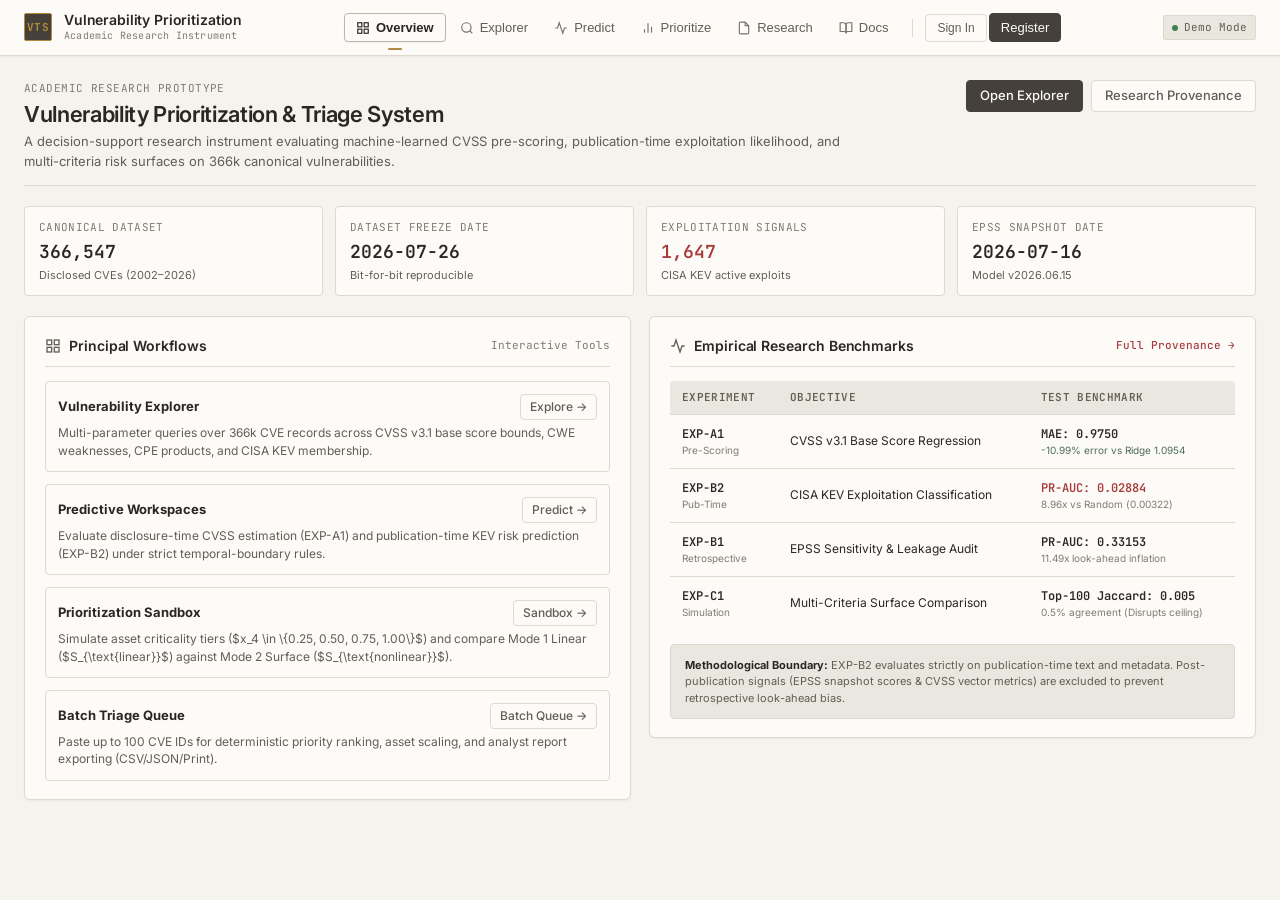
<file: frontend/index.html>
<!DOCTYPE html>
<html lang="en">
<head>
    <meta charset="UTF-8">
    <meta name="viewport" content="width=device-width, initial-scale=1.0">
    <title>Vulnerability Prioritization & Triage System</title>
    
    <!-- Google Fonts: Inter & JetBrains Mono -->
    <link rel="preconnect" href="https://fonts.googleapis.com">
    <link rel="preconnect" href="https://fonts.gstatic.com" crossorigin>
    <link href="https://fonts.googleapis.com/css2?family=Inter:wght@400;500;600;700&family=JetBrains+Mono:wght@400;500;600;700&display=swap" rel="stylesheet">
    
    <!-- Master Stylesheet -->
    <link rel="stylesheet" href="css/styles.css">
</head>
<body>
    <!-- Navbar Container -->
    <div id="navbar-container"></div>

    <!-- Main Application Container -->
    <main class="app-container">
        <!-- View 1: Public Landing Page -->
        <section id="view-home" class="view-section active"></section>

        <!-- View 2: About / Project View -->
        <section id="view-about" class="view-section"></section>

        <!-- View 3: Integrated Documentation -->
        <section id="view-docs" class="view-section"></section>

        <!-- View 4: System Overview Dashboard -->
        <section id="view-dashboard" class="view-section"></section>

        <!-- View 5: Triage Explorer -->
        <section id="view-explorer" class="view-section"></section>

        <!-- View 6: Predictive Workspace -->
        <section id="view-predict" class="view-section"></section>

        <!-- View 7: Prioritization Sandbox -->
        <section id="view-prioritize" class="view-section"></section>

        <!-- View 7b: Batch Vulnerability Triage Queue -->
        <section id="view-triage" class="view-section"></section>


        <!-- View 8: SHAP Explainability -->
        <section id="view-explain" class="view-section"></section>

        <!-- View 9: Research Provenance -->
        <section id="view-provenance" class="view-section"></section>

        <!-- View 10: Authentication Login -->
        <section id="view-login" class="view-section"></section>

        <!-- View 11: Account Registration -->
        <section id="view-register" class="view-section"></section>

        <!-- View 12: User Account Profile -->
        <section id="view-profile" class="view-section"></section>

        <!-- View 13: Administration Workspace (Admin Only) -->
        <section id="view-admin" class="view-section"></section>

        <!-- View 14: Frequently Asked Questions (FAQ) -->
        <section id="view-faq" class="view-section"></section>

        <!-- View 15: Contact / Research Prototype Feedback -->
        <section id="view-contact" class="view-section"></section>
    </main>

    <!-- Slide-Over Detail Drawer Modal Container -->
    <div id="detail-modal-container"></div>

    <!-- App Entrypoint Script -->
    <script type="module" src="js/app.js"></script>
</body>
</html>
</file>
<file: frontend/css/styles.css>
/**
 * Vulnerability Prioritization & Triage System (VTS)
 * Master Stylesheet — Research-Oriented Cyber Security Instrument
 * Visual Identity: Charcoal Grey, Warm Stone, Muted Scarlet, and Restrained Antique Gold
 * Repository: seucra/vulnarability-prioritization-triage-system
 */

/* ==========================================================================
   1. Design Tokens (CSS Custom Properties)
   ========================================================================== */
:root {
  /* Surfaces & Backgrounds */
  --bg-base: #F5F3EE;              /* Warm off-white canvas */
  --bg-surface: #FCFBF8;           /* Panels, cards, tables, dialogs */
  --bg-muted: #EAE7E0;             /* Input fills, secondary surfaces, tags */
  --bg-elevated: #FFFFFF;          /* Menus, drawers, tooltips */
  --bg-subtle-hover: #F0EDE6;      /* Row hover, subtle highlight */

  /* Text Hierarchy */
  --text-primary: #292723;         /* High-contrast body & headings */
  --text-secondary: #625E56;       /* Supporting descriptions & subheads */
  --text-muted: #817B71;           /* Captions, timestamps, disabled text */
  --text-inverse: #FCFBF8;         /* Light text on dark surfaces */

  /* Borders & Dividers */
  --border-subtle: #DED9CF;        /* Subtle panel dividers */
  --border-strong: #BDB6AA;        /* Active inputs, emphasized boundaries */
  --border-focus: #B18A3D;         /* Focused control ring */

  /* Brand Accents */
  --accent-gold: #B18A3D;          /* Rare antique-gold accent */
  --accent-gold-soft: #F1E8D3;     /* Subtle warm selected-state */
  --accent-gold-dark: #8C6A28;     /* High-contrast gold text */
  --accent-scarlet: #A83B3B;       /* Brand scarlet & critical indicators */
  --accent-scarlet-soft: #F5E5E2;  /* Soft scarlet-tinted backgrounds */
  --accent-scarlet-dark: #862B2B;  /* Emphasized scarlet text */

  /* Dark / Contrast Elements */
  --surface-dark: #45403A;         /* Primary buttons, dark header accents */
  --surface-dark-raised: #514D42;  /* Hover state for dark surfaces */
  --surface-dark-active: #38342F;

  /* Severity & Semantic States */
  --sev-critical: #A83B3B;
  --sev-critical-bg: #F5E5E2;
  --sev-critical-border: #E8B4B4;

  --sev-high: #B8532F;
  --sev-high-bg: #F7EAE5;
  --sev-high-border: #E8BEB0;

  --sev-medium: #A87928;
  --sev-medium-bg: #F8F2E4;
  --sev-medium-border: #E3D5B6;

  --sev-low: #4F6D55;
  --sev-low-bg: #EBF2ED;
  --sev-low-border: #BCD1C1;

  --sev-neutral: #817B71;
  --sev-neutral-bg: #EAE7E0;
  --sev-neutral-border: #D0C9BE;

  /* SHAP Attributions */
  --shap-pos: #A83B3B;             /* Increases prediction / risk */
  --shap-pos-bg: #F5E5E2;
  --shap-neg: #4F6D55;             /* Decreases prediction / risk */
  --shap-neg-bg: #EBF2ED;

  /* Typography */
  --font-sans: 'Inter', -apple-system, BlinkMacSystemFont, "Segoe UI", Roboto, "Helvetica Neue", Arial, sans-serif;
  --font-mono: 'JetBrains Mono', "SFMono-Regular", Consolas, "Liberation Mono", Menlo, monospace;

  /* Corner Radii */
  --radius-xs: 2px;
  --radius-sm: 4px;
  --radius-md: 6px;
  --radius-lg: 8px;

  /* Shadows (Restrained & Purposeful) */
  --shadow-sm: 0 1px 2px rgba(41, 39, 35, 0.05);
  --shadow-md: 0 3px 8px rgba(41, 39, 35, 0.07);
  --shadow-lg: 0 10px 28px rgba(41, 39, 35, 0.12);

  /* Transitions */
  --transition-fast: 0.12s ease;
  --transition-normal: 0.2s ease;

  /* Backwards Compatibility Variable Aliases */
  --primary: var(--accent-scarlet);
  --primary-hover: var(--accent-scarlet-dark);
  --primary-container: var(--accent-gold-soft);
  --on-primary-container: var(--accent-gold-dark);
  --secondary: var(--text-secondary);
  --tertiary: var(--surface-dark);
  --text-main: var(--text-primary);
  --text-sub: var(--text-secondary);
  --border-color: var(--border-subtle);
  --bg-surface-low: var(--bg-muted);
  --bg-surface-container: var(--bg-muted);
  --bg-surface-high: var(--border-subtle);
  --error: var(--accent-scarlet);
  --error-bg: var(--accent-scarlet-soft);
  --success: var(--sev-low);
  --success-bg: var(--sev-low-bg);
  --warning: var(--sev-medium);
  --warning-bg: var(--sev-medium-bg);
}

/* ==========================================================================
   2. Reset & Document Foundation
   ========================================================================== */
*, *::before, *::after {
  box-sizing: border-box;
  margin: 0;
  padding: 0;
}

html, body {
  max-width: 100%;
  overflow-x: hidden;
}

body {
  font-family: var(--font-sans);
  background-color: var(--bg-base);
  color: var(--text-primary);
  line-height: 1.5;
  font-size: 14px;
  -webkit-font-smoothing: antialiased;
  -moz-osx-font-smoothing: grayscale;
  min-height: 100vh;
  display: flex;
  flex-direction: column;
}

/* ==========================================================================
   3. Global Layout Shell
   ========================================================================== */
.app-header {
  background-color: var(--bg-surface);
  border-bottom: 1px solid var(--border-subtle);
  padding: 0 24px;
  height: 56px;
  display: flex;
  align-items: center;
  justify-content: space-between;
  position: sticky;
  top: 0;
  z-index: 100;
  box-shadow: var(--shadow-sm);
}

.brand-wrapper {
  display: flex;
  align-items: center;
  gap: 12px;
  cursor: pointer;
  text-decoration: none;
}

.brand-mark {
  display: inline-flex;
  align-items: center;
  justify-content: center;
  width: 28px;
  height: 28px;
  background-color: var(--surface-dark);
  color: var(--accent-gold);
  border: 1px solid var(--accent-gold);
  border-radius: var(--radius-xs);
  font-family: var(--font-mono);
  font-size: 11px;
  font-weight: 700;
  letter-spacing: 0.05em;
  flex-shrink: 0;
}

.brand-meta {
  display: flex;
  flex-direction: column;
}

.brand-title {
  font-size: 14px;
  font-weight: 600;
  color: var(--text-primary);
  letter-spacing: -0.01em;
  line-height: 1.2;
}

.brand-subtitle {
  font-family: var(--font-mono);
  font-size: 10px;
  color: var(--text-muted);
  letter-spacing: 0.02em;
}

/* Navigation Tabs */
.nav-tabs {
  display: flex;
  align-items: center;
  gap: 4px;
  height: 100%;
}

.nav-group {
  display: flex;
  align-items: center;
  gap: 2px;
}

.nav-divider {
  width: 1px;
  height: 18px;
  background-color: var(--border-subtle);
  margin: 0 8px;
}

.nav-tab {
  background: transparent;
  border: 1px solid transparent;
  padding: 6px 11px;
  font-size: 13px;
  font-weight: 500;
  color: var(--text-secondary);
  cursor: pointer;
  border-radius: var(--radius-sm);
  transition: all var(--transition-fast);
  display: inline-flex;
  align-items: center;
  gap: 6px;
  text-decoration: none;
}

.nav-tab:hover {
  background-color: var(--bg-muted);
  color: var(--text-primary);
}

.nav-tab.active {
  background-color: var(--bg-surface);
  color: var(--text-primary);
  font-weight: 600;
  border-color: var(--border-strong);
  box-shadow: var(--shadow-sm);
  position: relative;
}

.nav-tab.active::after {
  content: '';
  position: absolute;
  bottom: -9px;
  left: 50%;
  transform: translateX(-50%);
  width: 14px;
  height: 2px;
  background-color: var(--accent-gold);
  border-radius: var(--radius-xs);
}

.nav-tab-auth {
  border-color: var(--border-subtle);
  background-color: var(--bg-surface);
  font-size: 12px;
}

.nav-tab-auth:hover {
  border-color: var(--border-strong);
  background-color: var(--bg-muted);
}

.nav-tab-btn-primary {
  background-color: var(--surface-dark);
  color: var(--text-inverse);
  border-color: var(--surface-dark);
}

.nav-tab-btn-primary:hover {
  background-color: var(--surface-dark-raised);
  color: var(--text-inverse);
}

.nav-tab svg {
  width: 14px;
  height: 14px;
  stroke-width: 2;
  opacity: 0.85;
}

.nav-tab:hover svg,
.nav-tab.active svg {
  opacity: 1;
}

/* Header Meta & System Status */
.header-meta {
  display: flex;
  align-items: center;
  gap: 12px;
}

.status-pill {
  display: inline-flex;
  align-items: center;
  gap: 6px;
  font-size: 11px;
  font-family: var(--font-mono);
  color: var(--text-secondary);
  background-color: var(--bg-muted);
  padding: 3px 8px;
  border-radius: var(--radius-xs);
  border: 1px solid var(--border-subtle);
}

.status-dot {
  width: 6px;
  height: 6px;
  border-radius: 50%;
  background-color: #3B8253;
  display: inline-block;
}

/* App Main Container */
.app-container {
  flex: 1;
  max-width: 1360px;
  width: 100%;
  margin: 0 auto;
  padding: 24px;
}

.view-section {
  display: none;
}

.view-section.active {
  display: block;
}

/* ==========================================================================
   4. Section Headers & Breadcrumbs
   ========================================================================== */
.section-header {
  margin-bottom: 20px;
  display: flex;
  justify-content: space-between;
  align-items: flex-start;
  gap: 16px;
  border-bottom: 1px solid var(--border-subtle);
  padding-bottom: 14px;
}

.section-header-content {
  max-width: 840px;
}

.section-eyebrow {
  font-family: var(--font-mono);
  font-size: 11px;
  color: var(--text-muted);
  text-transform: uppercase;
  letter-spacing: 0.04em;
  margin-bottom: 4px;
}

.section-title {
  font-size: 22px;
  font-weight: 600;
  color: var(--text-primary);
  letter-spacing: -0.015em;
  line-height: 1.25;
}

.section-desc {
  color: var(--text-secondary);
  font-size: 13px;
  line-height: 1.5;
  margin-top: 4px;
}

.section-actions {
  display: flex;
  align-items: center;
  gap: 8px;
  flex-shrink: 0;
}

/* ==========================================================================
   5. Cards, Panels, & Surfaces
   ========================================================================== */
.card {
  background-color: var(--bg-surface);
  border: 1px solid var(--border-subtle);
  border-radius: var(--radius-md);
  padding: 18px 20px;
  box-shadow: var(--shadow-sm);
  margin-bottom: 18px;
}

.card-header {
  display: flex;
  align-items: center;
  justify-content: space-between;
  margin-bottom: 14px;
  padding-bottom: 10px;
  border-bottom: 1px solid var(--border-subtle);
}

.card-title {
  font-size: 14px;
  font-weight: 600;
  color: var(--text-primary);
  display: flex;
  align-items: center;
  gap: 8px;
  letter-spacing: -0.005em;
}

.card-title-icon {
  width: 16px;
  height: 16px;
  color: var(--text-secondary);
}

.card-muted {
  background-color: var(--bg-muted);
  border-color: var(--border-subtle);
}

/* Snapshot Strip / Key Stats Row */
.snapshot-strip {
  display: grid;
  grid-template-columns: repeat(auto-fit, minmax(220px, 1fr));
  gap: 12px;
  margin-bottom: 20px;
}

.snapshot-item {
  background-color: var(--bg-surface);
  border: 1px solid var(--border-subtle);
  border-radius: var(--radius-sm);
  padding: 12px 14px;
}

.snapshot-label {
  font-size: 11px;
  font-family: var(--font-mono);
  color: var(--text-muted);
  text-transform: uppercase;
  letter-spacing: 0.03em;
  margin-bottom: 2px;
}

.snapshot-val {
  font-family: var(--font-mono);
  font-size: 18px;
  font-weight: 600;
  color: var(--text-primary);
}

.snapshot-sub {
  font-size: 11px;
  color: var(--text-secondary);
  margin-top: 2px;
}

/* ==========================================================================
   6. Form Controls & Inputs
   ========================================================================== */
.input-group {
  display: flex;
  flex-direction: column;
  gap: 5px;
}

.input-label {
  font-size: 11px;
  font-weight: 600;
  color: var(--text-secondary);
  font-family: var(--font-mono);
  letter-spacing: 0.02em;
}

.input-control,
.text-input {
  font-family: var(--font-sans);
  font-size: 13px;
  padding: 7px 11px;
  border: 1px solid var(--border-strong);
  border-radius: var(--radius-sm);
  background-color: var(--bg-elevated);
  color: var(--text-primary);
  outline: none;
  transition: border-color var(--transition-fast), box-shadow var(--transition-fast);
  line-height: 1.4;
}

.input-control:focus,
.text-input:focus {
  border-color: var(--border-focus);
  box-shadow: 0 0 0 2px var(--accent-gold-soft);
}

.input-control::placeholder,
.text-input::placeholder {
  color: var(--text-muted);
}

textarea.input-control,
textarea.text-input {
  resize: vertical;
  min-height: 80px;
  font-family: var(--font-sans);
  line-height: 1.45;
}

select.input-control,
select.text-input {
  cursor: pointer;
  background-color: var(--bg-elevated);
}

/* Range Slider */
input[type="range"] {
  -webkit-appearance: none;
  appearance: none;
  width: 100%;
  height: 6px;
  background: var(--bg-muted);
  border-radius: var(--radius-xs);
  outline: none;
  border: 1px solid var(--border-subtle);
}

input[type="range"]::-webkit-slider-thumb {
  -webkit-appearance: none;
  appearance: none;
  width: 16px;
  height: 16px;
  border-radius: var(--radius-xs);
  background: var(--surface-dark);
  border: 1px solid var(--border-strong);
  cursor: pointer;
  transition: transform var(--transition-fast);
}

input[type="range"]::-webkit-slider-thumb:hover {
  background: var(--accent-scarlet);
  transform: scale(1.1);
}

/* ==========================================================================
   7. Buttons & Actions
   ========================================================================== */
.btn {
  font-family: var(--font-sans);
  font-size: 13px;
  font-weight: 500;
  padding: 6px 13px;
  border-radius: var(--radius-sm);
  border: 1px solid transparent;
  cursor: pointer;
  display: inline-flex;
  align-items: center;
  justify-content: center;
  gap: 6px;
  transition: all var(--transition-fast);
  text-decoration: none;
  line-height: 1.35;
  white-space: nowrap;
}

.btn-primary {
  background-color: var(--surface-dark);
  color: var(--text-inverse);
  border-color: var(--surface-dark);
}

.btn-primary:hover {
  background-color: var(--surface-dark-raised);
  border-color: var(--surface-dark-raised);
}

.btn-primary:active {
  background-color: var(--surface-dark-active);
}

.btn-scarlet {
  background-color: var(--accent-scarlet);
  color: #FFFFFF;
  border-color: var(--accent-scarlet);
}

.btn-scarlet:hover {
  background-color: var(--accent-scarlet-dark);
  border-color: var(--accent-scarlet-dark);
}

.btn-outline {
  background-color: var(--bg-surface);
  border-color: var(--border-subtle);
  color: var(--text-secondary);
}

.btn-outline:hover {
  background-color: var(--bg-muted);
  border-color: var(--border-strong);
  color: var(--text-primary);
}

.btn-secondary {
  background-color: var(--bg-muted);
  border-color: var(--border-subtle);
  color: var(--text-primary);
}

.btn-secondary:hover {
  background-color: var(--border-subtle);
}

.btn-sm {
  padding: 4px 9px;
  font-size: 12px;
}

.btn:disabled {
  opacity: 0.55;
  cursor: not-allowed;
}

/* Segmented Control / Tab Switcher */
.segmented-control {
  display: inline-flex;
  background-color: var(--bg-muted);
  border: 1px solid var(--border-subtle);
  border-radius: var(--radius-sm);
  padding: 2px;
  gap: 2px;
}

.segmented-control-item {
  background: transparent;
  border: none;
  font-family: var(--font-sans);
  font-size: 12px;
  font-weight: 500;
  color: var(--text-secondary);
  padding: 4px 10px;
  border-radius: var(--radius-xs);
  cursor: pointer;
  transition: all var(--transition-fast);
}

.segmented-control-item:hover {
  color: var(--text-primary);
}

.segmented-control-item.active {
  background-color: var(--bg-surface);
  color: var(--text-primary);
  font-weight: 600;
  box-shadow: var(--shadow-sm);
}

/* ==========================================================================
   8. Tables & Data Representation
   ========================================================================== */
.table-container {
  overflow-x: auto;
  border: 1px solid var(--border-subtle);
  border-radius: var(--radius-sm);
  background-color: var(--bg-surface);
  -webkit-overflow-scrolling: touch;
}

.data-table,
.triage-table {
  width: 100%;
  border-collapse: collapse;
  text-align: left;
  font-size: 13px;
}

.data-table th,
.triage-table th {
  background-color: var(--bg-muted);
  color: var(--text-secondary);
  font-weight: 600;
  padding: 8px 12px;
  border-bottom: 1px solid var(--border-subtle);
  white-space: nowrap;
  font-size: 11px;
  text-transform: uppercase;
  letter-spacing: 0.03em;
  font-family: var(--font-mono);
}

.data-table td,
.triage-table td {
  padding: 10px 12px;
  border-bottom: 1px solid var(--border-subtle);
  vertical-align: middle;
  color: var(--text-primary);
}

.data-table tbody tr:last-child td,
.triage-table tbody tr:last-child td {
  border-bottom: none;
}

.data-table tbody tr:hover,
.triage-table tbody tr:hover {
  background-color: var(--bg-subtle-hover);
  cursor: pointer;
}

.cve-id-cell {
  font-family: var(--font-mono);
  font-weight: 600;
  color: var(--text-primary);
  white-space: nowrap;
}

.cve-id-cell:hover {
  color: var(--accent-scarlet);
  text-decoration: underline;
}

.description-snippet {
  max-width: 480px;
  white-space: nowrap;
  overflow: hidden;
  text-overflow: ellipsis;
  color: var(--text-secondary);
  font-size: 13px;
}

/* Pagination Footer */
.pagination-row {
  display: flex;
  align-items: center;
  justify-content: space-between;
  padding: 12px 2px 0 2px;
  font-size: 12px;
  color: var(--text-secondary);
}

.pagination-controls {
  display: flex;
  gap: 6px;
  align-items: center;
}

/* ==========================================================================
   9. Badges & Indicators
   ========================================================================== */
.badge {
  display: inline-flex;
  align-items: center;
  gap: 4px;
  padding: 2px 6px;
  border-radius: var(--radius-xs);
  font-size: 11px;
  font-weight: 500;
  font-family: var(--font-mono);
  line-height: 1.3;
  white-space: nowrap;
  border: 1px solid transparent;
}

/* Restrained Severity System */
.badge-critical {
  background-color: var(--sev-critical-bg);
  color: var(--sev-critical);
  border-color: var(--sev-critical-border);
}

.badge-high {
  background-color: var(--sev-high-bg);
  color: var(--sev-high);
  border-color: var(--sev-high-border);
}

.badge-medium {
  background-color: var(--sev-medium-bg);
  color: var(--sev-medium);
  border-color: var(--sev-medium-border);
}

.badge-low {
  background-color: var(--sev-low-bg);
  color: var(--sev-low);
  border-color: var(--sev-low-border);
}

.badge-neutral {
  background-color: var(--sev-neutral-bg);
  color: var(--sev-neutral);
  border-color: var(--sev-neutral-border);
}

/* Specific Threat Indicators */
.badge-kev {
  background-color: var(--sev-critical-bg);
  color: var(--accent-scarlet-dark);
  border-color: var(--sev-critical-border);
  font-weight: 600;
}

.badge-epss {
  background-color: var(--bg-muted);
  color: var(--text-secondary);
  border-color: var(--border-subtle);
}

.repo-badge {
  font-family: var(--font-mono);
  font-size: 11px;
  background-color: var(--bg-muted);
  color: var(--text-secondary);
  padding: 2px 7px;
  border-radius: var(--radius-xs);
  border: 1px solid var(--border-subtle);
  display: inline-flex;
  align-items: center;
}

/* ==========================================================================
   10. Slide-Over Detail Drawer
   ========================================================================== */
.drawer-backdrop {
  position: fixed;
  inset: 0;
  background-color: rgba(41, 39, 35, 0.45);
  z-index: 200;
  display: none;
  opacity: 0;
  transition: opacity var(--transition-normal);
}

.drawer-backdrop.open {
  display: block;
  opacity: 1;
}

.drawer-panel {
  position: fixed;
  top: 0;
  right: 0;
  bottom: 0;
  width: 620px;
  max-width: 92vw;
  background-color: var(--bg-surface);
  box-shadow: var(--shadow-lg);
  z-index: 201;
  display: flex;
  flex-direction: column;
  transform: translateX(100%);
  transition: transform var(--transition-normal);
  border-left: 1px solid var(--border-subtle);
}

.drawer-backdrop.open .drawer-panel {
  transform: translateX(0);
}

.drawer-header {
  padding: 16px 20px;
  border-bottom: 1px solid var(--border-subtle);
  background-color: var(--bg-surface);
  display: flex;
  align-items: center;
  justify-content: space-between;
}

.drawer-title-group {
  display: flex;
  flex-direction: column;
}

.drawer-title {
  font-family: var(--font-mono);
  font-size: 16px;
  font-weight: 700;
  color: var(--text-primary);
  letter-spacing: -0.01em;
}

.drawer-subtitle {
  font-size: 11px;
  color: var(--text-muted);
  margin-top: 1px;
}

.drawer-body {
  flex: 1;
  overflow-y: auto;
  padding: 20px;
  display: flex;
  flex-direction: column;
  gap: 16px;
}

/* Drawer Section Groupings */
.drawer-section {
  background-color: var(--bg-elevated);
  border: 1px solid var(--border-subtle);
  border-radius: var(--radius-sm);
  padding: 14px;
}

.drawer-section-title {
  font-size: 11px;
  font-weight: 600;
  font-family: var(--font-mono);
  text-transform: uppercase;
  letter-spacing: 0.03em;
  color: var(--text-muted);
  margin-bottom: 8px;
}

/* Callout Banners */
.callout-box {
  border-radius: var(--radius-sm);
  padding: 12px 14px;
  font-size: 12px;
  line-height: 1.5;
  border: 1px solid var(--border-subtle);
  background-color: var(--bg-muted);
  color: var(--text-secondary);
}

.callout-box strong {
  color: var(--text-primary);
}

.callout-scarlet {
  background-color: var(--accent-scarlet-soft);
  border-color: var(--sev-critical-border);
  color: var(--accent-scarlet-dark);
}

.callout-scarlet strong {
  color: var(--accent-scarlet-dark);
}

.callout-gold {
  background-color: var(--accent-gold-soft);
  border-color: #DFCF9F;
  color: var(--accent-gold-dark);
}

.callout-gold strong {
  color: var(--accent-gold-dark);
}

/* Progressive Disclosure Details */
details.disclosure {
  border: 1px solid var(--border-subtle);
  border-radius: var(--radius-sm);
  background-color: var(--bg-surface);
  overflow: hidden;
}

details.disclosure summary {
  padding: 8px 12px;
  font-size: 12px;
  font-weight: 600;
  color: var(--text-secondary);
  cursor: pointer;
  background-color: var(--bg-muted);
  user-select: none;
  list-style: none;
  display: flex;
  justify-content: space-between;
  align-items: center;
}

details.disclosure summary::-webkit-details-marker {
  display: none;
}

details.disclosure summary::after {
  content: '▾';
  font-size: 11px;
  transition: transform var(--transition-fast);
}

details.disclosure[open] summary::after {
  transform: rotate(180deg);
}

details.disclosure .disclosure-content {
  padding: 12px;
  font-size: 12px;
  border-top: 1px solid var(--border-subtle);
}

/* ==========================================================================
   11. Workspaces (Predict, Prioritize, Batch Triage)
   ========================================================================== */
.workspace-grid {
  display: grid;
  grid-template-columns: 1fr 1fr;
  gap: 18px;
}

/* Prioritization Scoring Sandbox Cards */
.scoring-comparison-grid {
  display: grid;
  grid-template-columns: 1fr 1fr;
  gap: 14px;
  margin-top: 14px;
}

.scoring-card {
  background-color: var(--bg-surface);
  border: 1px solid var(--border-subtle);
  border-radius: var(--radius-sm);
  padding: 14px;
}

.scoring-card-highlight {
  border-color: var(--surface-dark);
  background-color: var(--bg-elevated);
}

.score-display {
  font-family: var(--font-mono);
  font-size: 28px;
  font-weight: 600;
  color: var(--text-primary);
  margin: 6px 0;
  letter-spacing: -0.02em;
}

.score-display-accent {
  color: var(--accent-scarlet);
}

/* SHAP Feature Contribution Waterfall Bars */
.shap-bar-container {
  display: flex;
  flex-direction: column;
  gap: 8px;
  margin-top: 12px;
}

.shap-item {
  display: grid;
  grid-template-columns: 160px 1fr 70px;
  align-items: center;
  gap: 10px;
  font-size: 12px;
}

.shap-feature-name {
  font-family: var(--font-mono);
  white-space: nowrap;
  overflow: hidden;
  text-overflow: ellipsis;
  color: var(--text-primary);
  font-weight: 500;
  font-size: 11px;
}

.shap-bar-track {
  height: 14px;
  background-color: var(--bg-muted);
  border-radius: var(--radius-xs);
  overflow: hidden;
  position: relative;
}

.shap-bar-fill-pos {
  height: 100%;
  background-color: var(--shap-pos);
  border-radius: var(--radius-xs);
}

.shap-bar-fill-neg {
  height: 100%;
  background-color: var(--shap-neg);
  border-radius: var(--radius-xs);
}

.shap-val-text {
  font-family: var(--font-mono);
  font-weight: 600;
  text-align: right;
  font-size: 11px;
}

.shap-legend {
  display: flex;
  gap: 16px;
  font-size: 11px;
  color: var(--text-secondary);
  padding: 8px 10px;
  background-color: var(--bg-muted);
  border-radius: var(--radius-xs);
  margin-top: 12px;
}

.shap-legend-item {
  display: flex;
  align-items: center;
  gap: 6px;
}

.shap-legend-dot {
  width: 8px;
  height: 8px;
  border-radius: 50%;
}

/* Provenance / Research Grid */
.provenance-grid {
  display: grid;
  grid-template-columns: repeat(auto-fit, minmax(240px, 1fr));
  gap: 14px;
}

.provenance-stat-box {
  background-color: var(--bg-surface);
  border: 1px solid var(--border-subtle);
  border-radius: var(--radius-sm);
  padding: 12px 14px;
}

.provenance-stat-label {
  font-size: 11px;
  font-family: var(--font-mono);
  color: var(--text-muted);
  text-transform: uppercase;
  letter-spacing: 0.03em;
}

.provenance-stat-val {
  font-family: var(--font-mono);
  font-size: 20px;
  font-weight: 600;
  color: var(--text-primary);
  margin-top: 3px;
}

/* ==========================================================================
   12. Utilities, States, & Micro-Interactions
   ========================================================================== */
.loading-spinner {
  display: inline-block;
  width: 18px;
  height: 18px;
  border: 2px solid var(--border-subtle);
  border-top-color: var(--surface-dark);
  border-radius: 50%;
  animation: spin 0.7s linear infinite;
  vertical-align: middle;
}

@keyframes spin {
  to { transform: rotate(360deg); }
}

.empty-state {
  padding: 36px 20px;
  text-align: center;
  color: var(--text-secondary);
  font-size: 13px;
  line-height: 1.5;
}

.error-banner {
  background-color: var(--accent-scarlet-soft);
  border: 1px solid var(--sev-critical-border);
  color: var(--accent-scarlet-dark);
  padding: 10px 14px;
  border-radius: var(--radius-sm);
  margin-bottom: 14px;
  font-size: 13px;
  display: flex;
  align-items: center;
  gap: 8px;
}

code, pre, .font-mono {
  font-family: var(--font-mono);
  font-size: 12px;
}

:focus-visible {
  outline: 2px solid var(--accent-gold);
  outline-offset: 1px;
}

/* Mobile Nav Toggle */
.mobile-nav-toggle {
  display: none;
}

.mobile-only-text {
  display: none;
}

/* ==========================================================================
   13. Responsive Media Queries
   ========================================================================== */
@media (max-width: 992px) {
  .app-header {
    height: auto;
    min-height: 52px;
    padding: 8px 16px;
    flex-wrap: wrap;
    justify-content: space-between;
  }

  .brand-subtitle {
    display: none;
  }

  .mobile-nav-toggle {
    display: inline-flex;
    align-items: center;
    justify-content: center;
    background: var(--bg-muted);
    border: 1px solid var(--border-subtle);
    border-radius: var(--radius-xs);
    padding: 5px 9px;
    cursor: pointer;
    color: var(--text-primary);
    gap: 5px;
    font-size: 12px;
    font-weight: 500;
  }

  .header-meta {
    display: none;
  }

  .nav-tabs {
    display: none;
    flex-direction: column;
    align-items: stretch;
    width: 100%;
    background-color: var(--bg-surface);
    border-top: 1px solid var(--border-subtle);
    padding: 10px 0 6px 0;
    gap: 4px;
    margin-top: 6px;
  }

  .nav-tabs.is-open {
    display: flex;
  }

  .nav-group {
    flex-direction: column;
    align-items: stretch;
    width: 100%;
    gap: 3px;
  }

  .nav-divider {
    width: 100%;
    height: 1px;
    background-color: var(--border-subtle);
    margin: 4px 0;
  }

  .nav-tab {
    width: 100%;
    justify-content: flex-start;
    padding: 8px 10px;
    font-size: 13px;
  }

  .nav-tab.active::after {
    display: none;
  }

  .mobile-only-text {
    display: inline;
  }

  .workspace-grid {
    grid-template-columns: 1fr;
  }

  .scoring-comparison-grid {
    grid-template-columns: 1fr;
  }
}

@media (max-width: 640px) {
  .app-container {
    padding: 14px 12px;
  }

  .section-header {
    flex-direction: column;
    align-items: flex-start;
    gap: 10px;
  }

  .drawer-panel {
    width: 100vw;
    max-width: 100vw;
  }

  .snapshot-strip {
    grid-template-columns: 1fr 1fr;
  }

  .provenance-grid {
    grid-template-columns: 1fr;
  }

  .shap-item {
    grid-template-columns: 120px 1fr 50px;
  }
}

/* Print Optimization */
@media print {
  .app-header,
  .nav-tabs,
  .mobile-nav-toggle,
  .pagination-row,
  .btn,
  .drawer-backdrop {
    display: none !important;
  }

  body {
    background: #FFF;
    color: #000;
  }

  .card, .table-container {
    border: 1px solid #CCC;
    box-shadow: none;
  }
}
</file>
